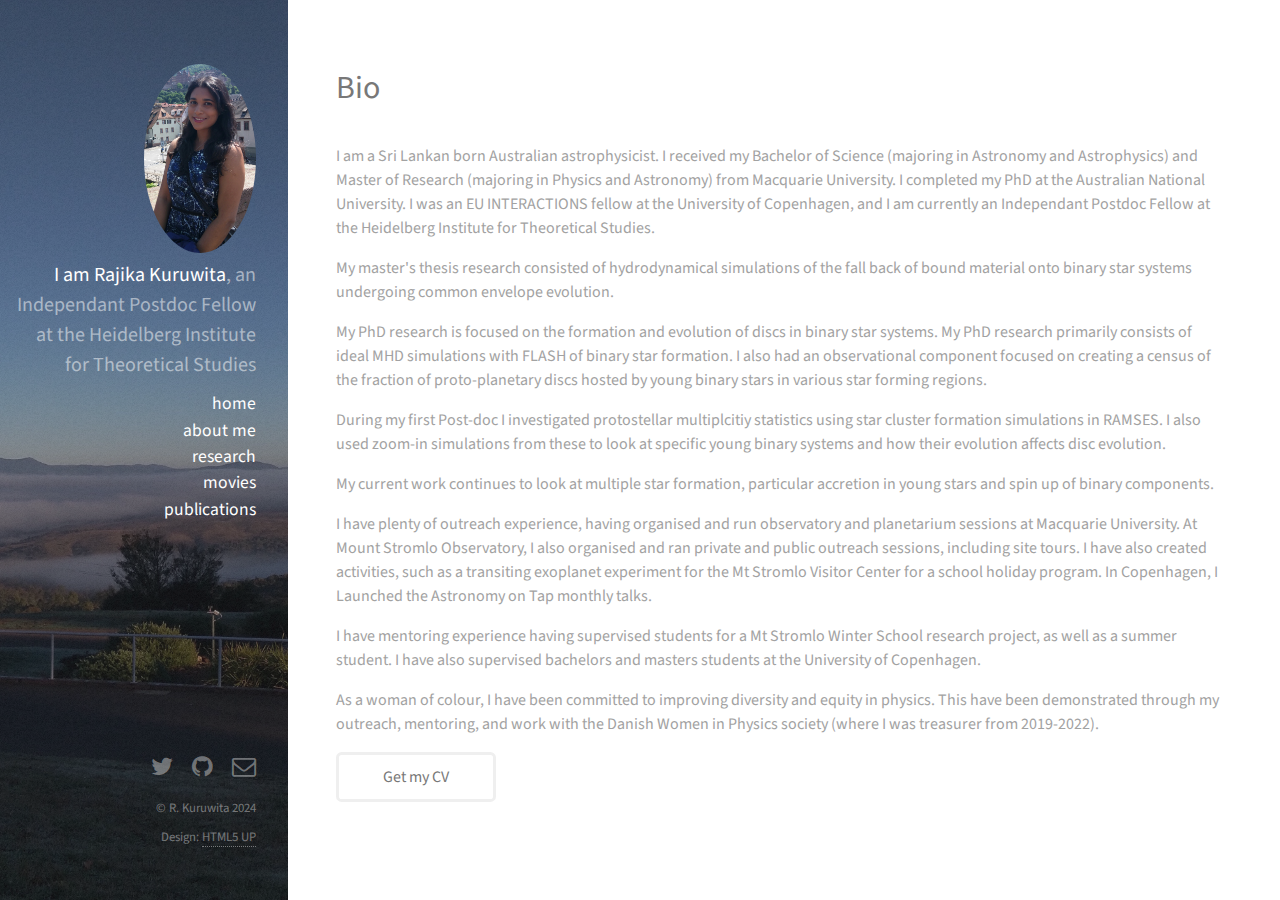
<file: html_pages/about_me.html>
<!DOCTYPE HTML>
<!--
	Strata by HTML5 UP
	html5up.net | @ajlkn
	Free for personal and commercial use under the CCA 3.0 license (html5up.net/license)
-->
<html>
	<head>
		<title>About Me - Kuruwita</title>
		<meta charset="utf-8" />
		<meta name="viewport" content="width=device-width, initial-scale=1" />
		<!--[if lte IE 8]><script src="assets/js/ie/html5shiv.js"></script><![endif]-->
		<link rel="stylesheet" href="../assets/css/main.css" />
		<!--[if lte IE 8]><link rel="stylesheet" href="assets/css/ie8.css" /><![endif]-->
	</head>
	<body id="top">

		<!-- Header -->
			<header id="header">
				<div class="inner">
					<a href="../index.html" class="image avatar"><img src="../images/Profile.jpg" alt="" /></a>
					<h1><strong>I am Rajika Kuruwita</strong>, an Independant Postdoc Fellow<br />
                        at the Heidelberg Institute for Theoretical Studies<br /></h1>
                    
                    <a href="../index.html"><h4> home </h4></a>
                    <a href="about_me.html"><h4> about me </h4></a>
                    <a href="research.html"><h4> research </h4></a>
                    <!-- <a href="simulation_movies.html"><h4> movies </h4></a> -->
                    <a href="simulation_movies.html"><h4> movies </h4></a>
                    <a href="https://ui.adsabs.harvard.edu/search/fq=%7B!type%3Daqp%20v%3D%24fq_database%7D&fq_database=database%3A%20astronomy&p_=0&q=author%3A(%22kuruwita%22)&sort=date%20desc%2C%20bibcode%20desc"><h4> publications </h4></a>
				</div>
			</header>

		<!-- Main -->
			<div id="main">

				<!-- One -->
					<section id="one">
						<header class="major">
							<h2>Bio</h2>
						</header>
                        <p>I am a Sri Lankan born Australian astrophysicist. I received my Bachelor of Science (majoring in Astronomy and Astrophysics) and Master of Research (majoring in Physics and Astronomy) from Macquarie University. I completed my PhD at the Australian National University. I was an EU INTERACTIONS fellow at the University of Copenhagen, and I am currently an Independant Postdoc Fellow at the Heidelberg Institute for Theoretical Studies.</p>
                        <p>My master's thesis research consisted of hydrodynamical simulations of the fall back of bound material onto binary star systems undergoing common envelope evolution.</p>
                        <p>My PhD research is focused on the formation and evolution of discs in binary star systems. My PhD research primarily consists of ideal MHD simulations with FLASH of binary star formation. I also had an observational component focused on creating a census of the fraction of proto-planetary discs hosted by young binary stars in various star forming regions.</p>
                        <p>During my first Post-doc I investigated protostellar multiplcitiy statistics using star cluster formation simulations in RAMSES. I also used zoom-in simulations from these to look at specific young binary systems and how their evolution affects disc evolution.</p>
                        <p>My current work continues to look at multiple star formation, particular accretion in young stars and spin up of binary components. </p>
                        <p>I have plenty of outreach experience, having organised and run observatory and planetarium sessions at Macquarie University. At Mount Stromlo Observatory, I also organised and ran private and public outreach sessions, including site tours. I have also created activities, such as a transiting exoplanet experiment for the Mt Stromlo Visitor Center for a school holiday program. In Copenhagen, I Launched the Astronomy on Tap monthly talks.</p>
                        <p>I have mentoring experience having supervised students for a Mt Stromlo Winter School research project, as well as a summer student. I have also supervised bachelors and masters students at the University of Copenhagen.</p>
                        <p>As a woman of colour, I have been committed to improving diversity and equity in physics. This have been demonstrated through my outreach, mentoring, and work with the Danish Women in Physics society (where I was treasurer from 2019-2022). </p>
					</section>
                    <ul class="actions">
                        <li><a href="../CV/CV.pdf" class="button">Get my CV</a></li>
                    </ul>

			</div>

		<!-- Footer -->
			<footer id="footer">
				<div class="inner">
					<ul class="icons">
						<li><a href="https://twitter.com/reggiekuruwita" class="icon fa-twitter"><span class="label">Twitter</span></a></li>
						<li><a href="https://github.com/rajikalk" class="icon fa-github"><span class="label">Github</span></a></li>
						<li><a href="mailto:mailto:rajikakuruwita@gmail.com" class="icon fa-envelope-o"><span class="label">Email</span></a></li>
					</ul>
					<ul class="copyright">
						<li>&copy; R. Kuruwita 2024</li><li>Design: <a href="http://html5up.net">HTML5 UP</a></li>
					</ul>
				</div>
			</footer>

		<!-- Scripts -->
			<script src="../assets/js/jquery.min.js"></script>
			<script src="../assets/js/jquery.poptrox.min.js"></script>
			<script src="../assets/js/skel.min.js"></script>
			<script src="../assets/js/util.js"></script>
			<!--[if lte IE 8]><script src="assets/js/ie/respond.min.js"></script><![endif]-->
			<script src="../assets/js/main.js"></script>

	</body>
</html>
</file>
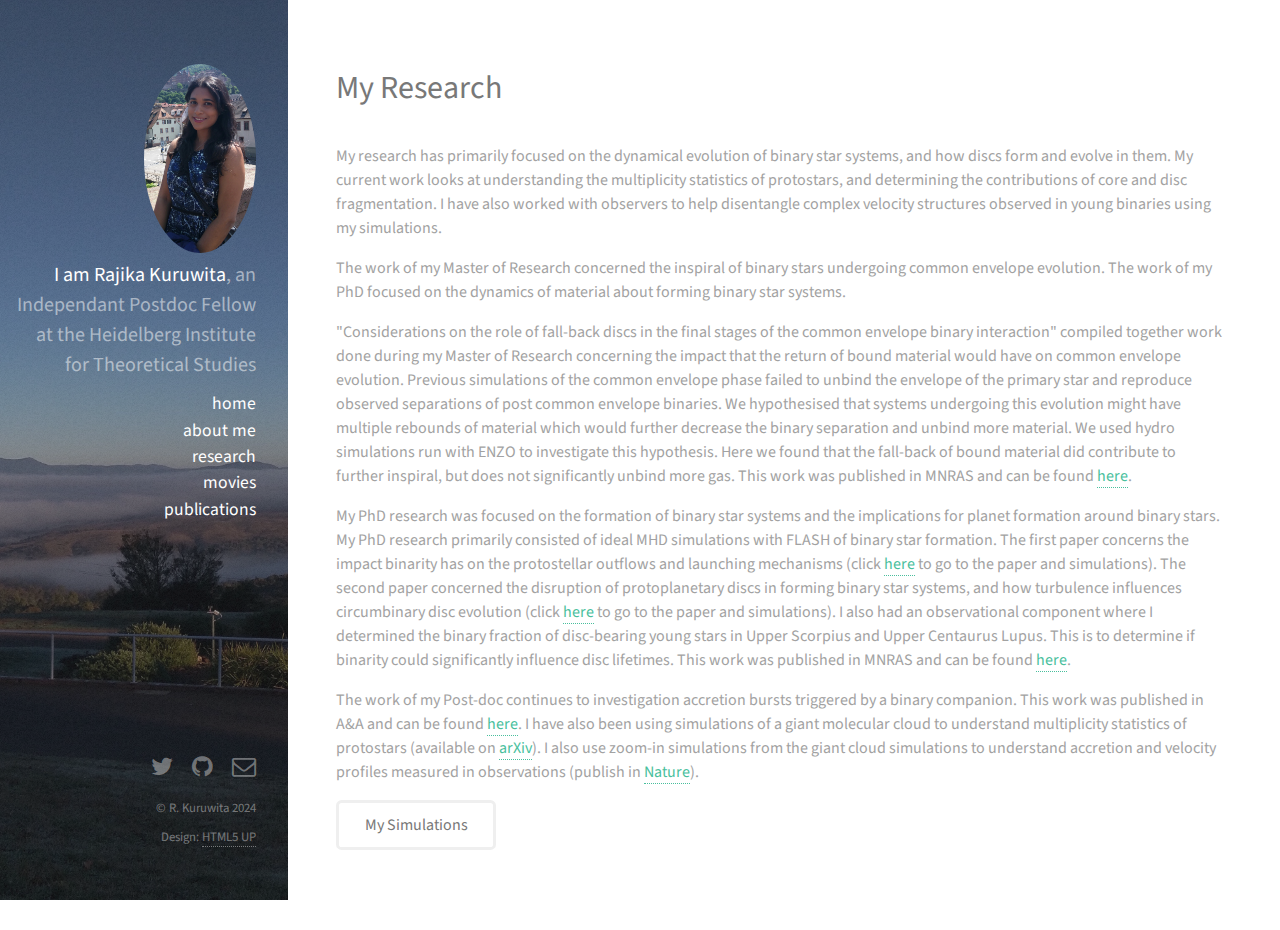
<file: html_pages/research.html>
<!DOCTYPE HTML>
<!--
	Strata by HTML5 UP
	html5up.net | @ajlkn
	Free for personal and commercial use under the CCA 3.0 license (html5up.net/license)
-->
<html>
	<head>
		<title>Research - Kuruwita</title>
		<meta charset="utf-8" />
		<meta name="viewport" content="width=device-width, initial-scale=1" />
		<!--[if lte IE 8]><script src="assets/js/ie/html5shiv.js"></script><![endif]-->
		<link rel="stylesheet" href="../assets/css/main.css" />
		<!--[if lte IE 8]><link rel="stylesheet" href="assets/css/ie8.css" /><![endif]-->
	</head>
	<body id="top">

		<!-- Header -->
			<header id="header">
				<div class="inner">
					<a href="../index.html" class="image avatar"><img src="../images/Profile.jpg" alt="" /></a>
                    <h1><strong>I am Rajika Kuruwita</strong>, an Independant Postdoc Fellow<br />
                        at the Heidelberg Institute for Theoretical Studies<br /></h1>
                    
                    <a href="../index.html"><h4> home </h4></a>
                    <a href="about_me.html"><h4> about me </h4></a>
                    <a href="research.html"><h4> research </h4></a>
                    <!-- <a href="simulation_movies.html"><h4> movies </h4></a> -->
                    <a href="simulation_movies.html"><h4> movies </h4></a>
                    <a href="https://ui.adsabs.harvard.edu/search/fq=%7B!type%3Daqp%20v%3D%24fq_database%7D&fq_database=database%3A%20astronomy&p_=0&q=author%3A(%22kuruwita%22)&sort=date%20desc%2C%20bibcode%20desc"><h4> publications </h4></a>
				</div>
			</header>

		<!-- Main -->
			<div id="main">

				<!-- One -->
					<section id="one">
						<header class="major">
							<h2>My Research</h2>
						</header>
                        <p>My research has primarily focused on the dynamical evolution of binary star systems, and how discs form and evolve in them. My current work looks at understanding the multiplicity statistics of protostars, and determining the contributions of core and disc fragmentation. I have also worked with observers to help disentangle complex velocity structures observed in young binaries using my simulations.</p>
                        <p>The work of my Master of Research concerned the inspiral of binary stars undergoing common envelope evolution. The work of my PhD focused on the dynamics of material about forming binary star systems.</p>
                        <p>"Considerations on the role of fall-back discs in the final stages of the common envelope binary interaction" compiled together work done during my Master of Research concerning the impact that the return of bound material would have on common envelope evolution. Previous simulations of the common envelope phase failed to unbind the envelope of the primary star and reproduce observed separations of post common envelope binaries. We hypothesised that systems undergoing this evolution might have multiple rebounds of material which would further decrease the binary separation and unbind more material. We used hydro simulations run with ENZO to investigate this hypothesis. Here we found that the fall-back of bound material did contribute to further inspiral, but does not significantly unbind more gas. This work was published in MNRAS and can be found <a href="http://adsabs.harvard.edu/abs/2016MNRAS.461..486K">here</a>. </p>
                        <p>My PhD research was focused on the formation of binary star systems and the implications for planet formation around binary stars. My PhD research primarily consisted of ideal MHD simulations with FLASH of binary star formation. The first paper concerns the impact binarity has on the protostellar outflows and launching mechanisms (click <a href="movie_pages/2016_1.html">here</a> to go to the paper and simulations). The second paper concerned the disruption of protoplanetary discs in forming binary star systems, and how turbulence influences circumbinary disc evolution (click <a href="movie_pages/2018_1.html">here</a> to go to the paper and simulations). I also had an observational component where I determined the binary fraction of disc-bearing young stars in Upper Scorpius and Upper Centaurus Lupus. This is to determine if binarity could significantly influence disc lifetimes. This work was published in MNRAS and can be found <a href="http://adsabs.harvard.edu/abs/2018MNRAS.480.5099K">here</a>.</p>
                        <p>The work of my Post-doc continues to investigation accretion bursts triggered by a binary companion. This work was published in A&A and can be found <a href="movie_pages/2020_1.html">here</a>. I have also been using simulations of a giant molecular cloud to understand multiplicity statistics of protostars (available on <a href="https://arxiv.org/abs/2209.01909">arXiv</a>). I also use zoom-in simulations from the giant cloud simulations to understand accretion and velocity profiles measured in observations (publish in  <a href="https://www.nature.com/articles/s41586-022-04659-4">Nature</a>).</p>
					</section>
                    <ul class="actions">
                        <li><a href="simulation_movies.html" class="button">My Simulations</a></li>
                    </ul>
                    
			</div>

		<!-- Footer -->
			<footer id="footer">
				<div class="inner">
					<ul class="icons">
						<li><a href="https://twitter.com/reggiekuruwita" class="icon fa-twitter"><span class="label">Twitter</span></a></li>
						<li><a href="https://github.com/rajikalk" class="icon fa-github"><span class="label">Github</span></a></li>
						<li><a href="mailto:mailto:rajikakuruwita@gmail.com" class="icon fa-envelope-o"><span class="label">Email</span></a></li>
					</ul>
					<ul class="copyright">
						<li>&copy; R. Kuruwita 2024</li><li>Design: <a href="http://html5up.net">HTML5 UP</a></li>
					</ul>
				</div>
			</footer>

		<!-- Scripts -->
			<script src="../assets/js/jquery.min.js"></script>
			<script src="../assets/js/jquery.poptrox.min.js"></script>
			<script src="../assets/js/skel.min.js"></script>
			<script src="../assets/js/util.js"></script>
			<!--[if lte IE 8]><script src="assets/js/ie/respond.min.js"></script><![endif]-->
			<script src="../assets/js/main.js"></script>

	</body>
</html>
</file>
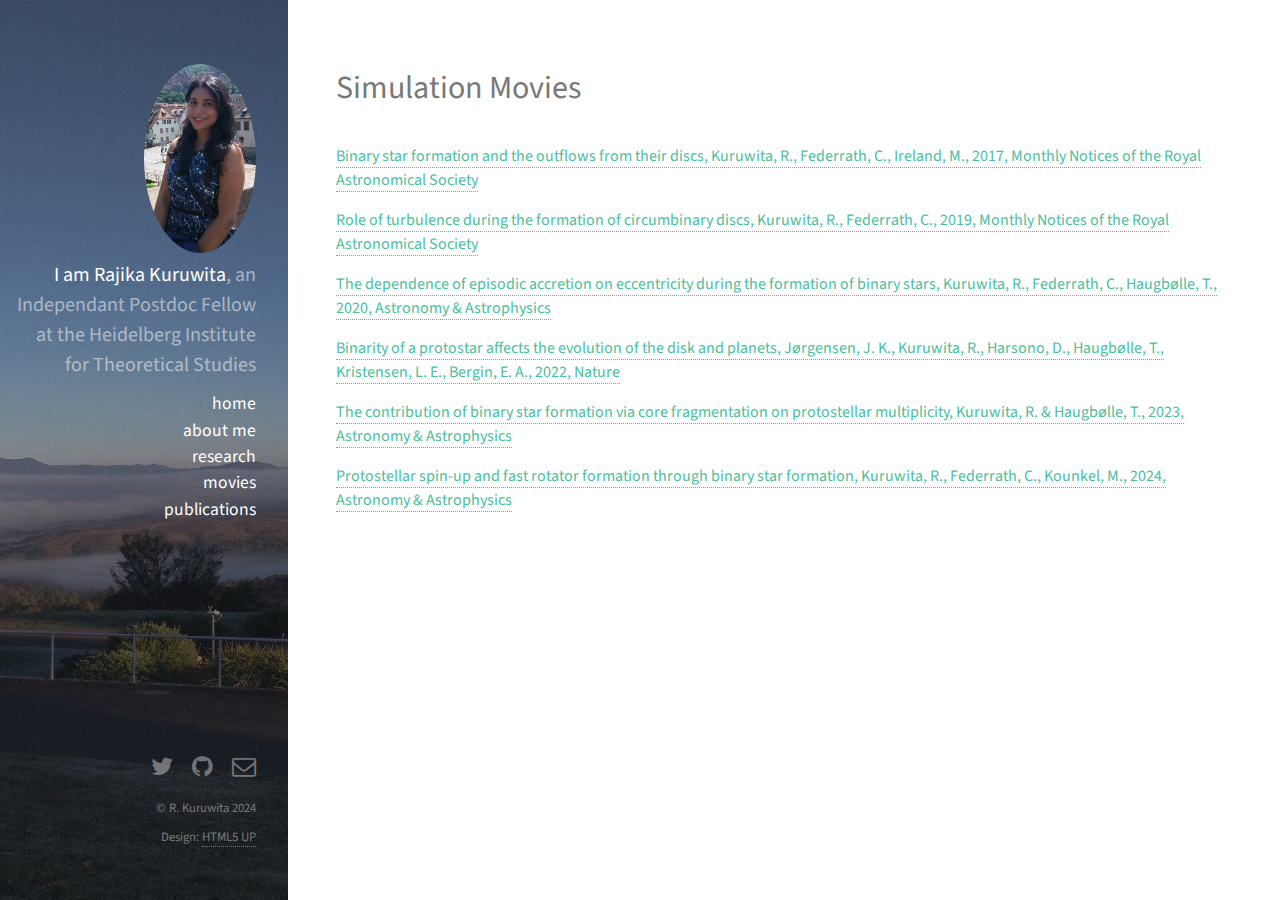
<file: html_pages/simulation_movies.html>
<!DOCTYPE HTML>
<!--
	Strata by HTML5 UP
	html5up.net | @ajlkn
	Free for personal and commercial use under the CCA 3.0 license (html5up.net/license)
-->
<html>
	<head>
		<title>Movies - Kuruwita</title>
		<meta charset="utf-8" />
		<meta name="viewport" content="width=device-width, initial-scale=1" />
		<!--[if lte IE 8]><script src="assets/js/ie/html5shiv.js"></script><![endif]-->
		<link rel="stylesheet" href="../assets/css/main.css" />
		<!--[if lte IE 8]><link rel="stylesheet" href="assets/css/ie8.css" /><![endif]-->
	</head>
	<body id="top">

		<!-- Header -->
			<header id="header">
				<div class="inner">
					<a href="../index.html" class="image avatar"><img src="../images/Profile.jpg" alt="" /></a>
                    <h1><strong>I am Rajika Kuruwita</strong>, an Independant Postdoc Fellow<br />
                        at the Heidelberg Institute for Theoretical Studies<br /></h1>
                    
                    <a href="../index.html"><h4> home </h4></a>
                    <a href="about_me.html"><h4> about me </h4></a>
                    <a href="research.html"><h4> research </h4></a>
                    <a href="simulation_movies.html"><h4> movies </h4></a>
                    <a href="https://ui.adsabs.harvard.edu/search/fq=%7B!type%3Daqp%20v%3D%24fq_database%7D&fq_database=database%3A%20astronomy&p_=0&q=author%3A(%22kuruwita%22)&sort=date%20desc%2C%20bibcode%20desc"><h4> publications </h4></a>
				</div>
			</header>

		<!-- Main -->
			<div id="main">

				<!-- One -->
					<section id="one">
						<header class="major">
							<h2>Simulation Movies</h2>
						</header>
                        <p><a href="movie_pages/2016_1.html">Binary star formation and the outflows from their discs, Kuruwita, R., Federrath, C., Ireland, M., 2017, Monthly Notices of the Royal Astronomical Society</a>
                        
                        <p><a href="movie_pages/2018_1.html">Role of turbulence during the formation of circumbinary discs, Kuruwita, R., Federrath, C., 2019, Monthly Notices of the Royal Astronomical Society</a>
                        
                        <p><a href="movie_pages/2020_1.html">The dependence of episodic accretion on eccentricity during the formation of binary stars, Kuruwita, R., Federrath, C., Haugb<span>&#248;</span>lle, T., 2020, Astronomy & Astrophysics</a>
                        <p><a href="movie_pages/2022_1.html">Binarity of a protostar affects the evolution of the disk and planets, J<span>&#248;</span>rgensen, J. K., Kuruwita, R., Harsono, D., Haugb<span>&#248;</span>lle, T., Kristensen, L. E., Bergin, E. A., 2022, Nature</a>
                        <p><a href="movie_pages/2023_1.html">The contribution of binary star formation via core fragmentation on protostellar multiplicity, Kuruwita, R. & Haugb<span>&#248;</span>lle, T., 2023, Astronomy & Astrophysics</a>
                        <p><a href="movie_pages/2024_1.html">Protostellar spin-up and fast rotator formation through binary star formation, Kuruwita, R., Federrath, C., Kounkel, M., 2024, Astronomy & Astrophysics</a>
					</section>

			</div>

		<!-- Footer -->
			<footer id="footer">
				<div class="inner">
					<ul class="icons">
						<li><a href="https://twitter.com/reggiekuruwita" class="icon fa-twitter"><span class="label">Twitter</span></a></li>
						<li><a href="https://github.com/rajikalk" class="icon fa-github"><span class="label">Github</span></a></li>
						<li><a href="mailto:rajikakuruwita@gmail.com" class="icon fa-envelope-o"><span class="label">Email</span></a></li>
					</ul>
					<ul class="copyright">
						<li>&copy; R. Kuruwita 2024</li><li>Design: <a href="http://html5up.net">HTML5 UP</a></li>
					</ul>
				</div>
			</footer>

		<!-- Scripts -->
			<script src="../assets/js/jquery.min.js"></script>
			<script src="../assets/js/jquery.poptrox.min.js"></script>
			<script src="../assets/js/skel.min.js"></script>
			<script src="../assets/js/util.js"></script>
			<!--[if lte IE 8]><script src="assets/js/ie/respond.min.js"></script><![endif]-->
			<script src="../assets/js/main.js"></script>

	</body>
</html>
</file>
<file: assets/css/main.css>
@import url("font-awesome.min.css");
@import url("https://fonts.googleapis.com/css?family=Source+Sans+Pro:400,400italic");

/*
	Strata by HTML5 UP
	html5up.net | @ajlkn
	Free for personal and commercial use under the CCA 3.0 license (html5up.net/license)
*/

/* Reset */

	html, body, div, span, applet, object, iframe, h1, h2, h3, h4, h5, h6, p, blockquote, pre, a, abbr, acronym, address, big, cite, code, del, dfn, em, img, ins, kbd, q, s, samp, small, strike, strong, sub, sup, tt, var, b, u, i, center, dl, dt, dd, ol, ul, li, fieldset, form, label, legend, table, caption, tbody, tfoot, thead, tr, th, td, article, aside, canvas, details, embed, figure, figcaption, footer, header, hgroup, menu, nav, output, ruby, section, summary, time, mark, audio, video {
		margin: 0;
		padding: 0;
		border: 0;
		font-size: 100%;
		font: inherit;
		vertical-align: baseline;
	}
	
	video {
    margin-left: -15px;
	}

	article, aside, details, figcaption, figure, footer, header, hgroup, menu, nav, section {
		display: block;
	}

	body {
		line-height: 1;
	}

	ol, ul {
		list-style: none;
	}

	blockquote, q {
		quotes: none;
	}

	blockquote:before, blockquote:after, q:before, q:after {
		content: '';
		content: none;
	}

	table {
		border-collapse: collapse;
		border-spacing: 0;
	}

	body {
		-webkit-text-size-adjust: none;
	}

/* Box Model */

	*, *:before, *:after {
		-moz-box-sizing: border-box;
		-webkit-box-sizing: border-box;
		box-sizing: border-box;
	}

/* Containers */

	.container {
		margin-left: auto;
		margin-right: auto;
	}

	.container.\31 25\25 {
		width: 100%;
		max-width: 1200px;
		min-width: 960px;
	}

	.container.\37 5\25 {
		width: 720px;
	}

	.container.\35 0\25 {
		width: 480px;
	}

	.container.\32 5\25 {
		width: 240px;
	}

	.container {
		width: 960px;
	}

	@media screen and (max-width: 1800px) {

		.container.\31 25\25 {
			width: 100%;
			max-width: 1200px;
			min-width: 960px;
		}

		.container.\37 5\25 {
			width: 720px;
		}

		.container.\35 0\25 {
			width: 480px;
		}

		.container.\32 5\25 {
			width: 240px;
		}

		.container {
			width: 960px;
		}

	}

	@media screen and (max-width: 1280px) {

		.container.\31 25\25 {
			width: 100%;
			max-width: 1200px;
			min-width: 960px;
		}

		.container.\37 5\25 {
			width: 720px;
		}

		.container.\35 0\25 {
			width: 480px;
		}

		.container.\32 5\25 {
			width: 240px;
		}

		.container {
			width: 960px;
		}

	}

	@media screen and (max-width: 980px) {

		.container.\31 25\25 {
			width: 100%;
			max-width: 1200px;
			min-width: 960px;
		}

		.container.\37 5\25 {
			width: 720px;
		}

		.container.\35 0\25 {
			width: 480px;
		}

		.container.\32 5\25 {
			width: 240px;
		}

		.container {
			width: 960px;
		}

	}

	@media screen and (max-width: 736px) {

		.container.\31 25\25 {
			width: 100%;
			max-width: 1200px;
			min-width: 960px;
		}

		.container.\37 5\25 {
			width: 720px;
		}

		.container.\35 0\25 {
			width: 480px;
		}

		.container.\32 5\25 {
			width: 240px;
		}

		.container {
			width: 960px;
		}

	}

	@media screen and (max-width: 480px) {

		.container.\31 25\25 {
			width: 100%;
			max-width: 1200px;
			min-width: 960px;
		}

		.container.\37 5\25 {
			width: 720px;
		}

		.container.\35 0\25 {
			width: 480px;
		}

		.container.\32 5\25 {
			width: 240px;
		}

		.container {
			width: 960px;
		}

	}

/* Grid */

	.row {
		border-bottom: solid 1px transparent;
		-moz-box-sizing: border-box;
		-webkit-box-sizing: border-box;
		box-sizing: border-box;
	}

	.row > * {
		float: left;
		-moz-box-sizing: border-box;
		-webkit-box-sizing: border-box;
		box-sizing: border-box;
	}

	.row:after, .row:before {
		content: '';
		display: block;
		clear: both;
		height: 0;
	}

	.row.uniform > * > :first-child {
		margin-top: 0;
	}

	.row.uniform > * > :last-child {
		margin-bottom: 0;
	}

	.row.\30 \25 > * {
		padding: 0 0 0 0em;
	}

	.row.\30 \25 {
		margin: 0 0 -1px 0em;
	}

	.row.uniform.\30 \25 > * {
		padding: 0em 0 0 0em;
	}

	.row.uniform.\30 \25 {
		margin: 0em 0 -1px 0em;
	}

	.row > * {
		padding: 0 0 0 2.5em;
	}

	.row {
		margin: 0 0 -1px -2.5em;
	}

	.row.uniform > * {
		padding: 2.5em 0 0 2.5em;
	}

	.row.uniform {
		margin: -2.5em 0 -1px -2.5em;
	}

	.row.\32 00\25 > * {
		padding: 0 0 0 5em;
	}

	.row.\32 00\25 {
		margin: 0 0 -1px -5em;
	}

	.row.uniform.\32 00\25 > * {
		padding: 5em 0 0 5em;
	}

	.row.uniform.\32 00\25 {
		margin: -5em 0 -1px -5em;
	}

	.row.\31 50\25 > * {
		padding: 0 0 0 3.75em;
	}

	.row.\31 50\25 {
		margin: 0 0 -1px -3.75em;
	}

	.row.uniform.\31 50\25 > * {
		padding: 3.75em 0 0 3.75em;
	}

	.row.uniform.\31 50\25 {
		margin: -3.75em 0 -1px -3.75em;
	}

	.row.\35 0\25 > * {
		padding: 0 0 0 1.25em;
	}

	.row.\35 0\25 {
		margin: 0 0 -1px -1.25em;
	}

	.row.uniform.\35 0\25 > * {
		padding: 1.25em 0 0 1.25em;
	}

	.row.uniform.\35 0\25 {
		margin: -1.25em 0 -1px -1.25em;
	}

	.row.\32 5\25 > * {
		padding: 0 0 0 0.625em;
	}

	.row.\32 5\25 {
		margin: 0 0 -1px -0.625em;
	}

	.row.uniform.\32 5\25 > * {
		padding: 0.625em 0 0 0.625em;
	}

	.row.uniform.\32 5\25 {
		margin: -0.625em 0 -1px -0.625em;
	}

	.\31 2u, .\31 2u\24 {
		width: 100%;
		clear: none;
		margin-left: 0;
	}

	.\31 1u, .\31 1u\24 {
		width: 91.6666666667%;
		clear: none;
		margin-left: 0;
	}

	.\31 0u, .\31 0u\24 {
		width: 83.3333333333%;
		clear: none;
		margin-left: 0;
	}

	.\39 u, .\39 u\24 {
		width: 75%;
		clear: none;
		margin-left: 0;
	}

	.\38 u, .\38 u\24 {
		width: 66.6666666667%;
		clear: none;
		margin-left: 0;
	}

	.\37 u, .\37 u\24 {
		width: 58.3333333333%;
		clear: none;
		margin-left: 0;
	}

	.\36 u, .\36 u\24 {
		width: 50%;
		clear: none;
		margin-left: 0;
	}

	.\35 u, .\35 u\24 {
		width: 41.6666666667%;
		clear: none;
		margin-left: 0;
	}

	.\34 u, .\34 u\24 {
		width: 33.3333333333%;
		clear: none;
		margin-left: 0;
	}

	.\33 u, .\33 u\24 {
		width: 25%;
		clear: none;
		margin-left: 0;
	}

	.\32 u, .\32 u\24 {
		width: 16.6666666667%;
		clear: none;
		margin-left: 0;
	}

	.\31 u, .\31 u\24 {
		width: 8.3333333333%;
		clear: none;
		margin-left: 0;
	}

	.\31 2u\24 + *,
	.\31 1u\24 + *,
	.\31 0u\24 + *,
	.\39 u\24 + *,
	.\38 u\24 + *,
	.\37 u\24 + *,
	.\36 u\24 + *,
	.\35 u\24 + *,
	.\34 u\24 + *,
	.\33 u\24 + *,
	.\32 u\24 + *,
	.\31 u\24 + * {
		clear: left;
	}

	.\-11u {
		margin-left: 91.66667%;
	}

	.\-10u {
		margin-left: 83.33333%;
	}

	.\-9u {
		margin-left: 75%;
	}

	.\-8u {
		margin-left: 66.66667%;
	}

	.\-7u {
		margin-left: 58.33333%;
	}

	.\-6u {
		margin-left: 50%;
	}

	.\-5u {
		margin-left: 41.66667%;
	}

	.\-4u {
		margin-left: 33.33333%;
	}

	.\-3u {
		margin-left: 25%;
	}

	.\-2u {
		margin-left: 16.66667%;
	}

	.\-1u {
		margin-left: 8.33333%;
	}

	@media screen and (max-width: 1800px) {

		.row > * {
			padding: 0 0 0 2.5em;
		}

		.row {
			margin: 0 0 -1px -2.5em;
		}

		.row.uniform > * {
			padding: 2.5em 0 0 2.5em;
		}

		.row.uniform {
			margin: -2.5em 0 -1px -2.5em;
		}

		.row.\32 00\25 > * {
			padding: 0 0 0 5em;
		}

		.row.\32 00\25 {
			margin: 0 0 -1px -5em;
		}

		.row.uniform.\32 00\25 > * {
			padding: 5em 0 0 5em;
		}

		.row.uniform.\32 00\25 {
			margin: -5em 0 -1px -5em;
		}

		.row.\31 50\25 > * {
			padding: 0 0 0 3.75em;
		}

		.row.\31 50\25 {
			margin: 0 0 -1px -3.75em;
		}

		.row.uniform.\31 50\25 > * {
			padding: 3.75em 0 0 3.75em;
		}

		.row.uniform.\31 50\25 {
			margin: -3.75em 0 -1px -3.75em;
		}

		.row.\35 0\25 > * {
			padding: 0 0 0 1.25em;
		}

		.row.\35 0\25 {
			margin: 0 0 -1px -1.25em;
		}

		.row.uniform.\35 0\25 > * {
			padding: 1.25em 0 0 1.25em;
		}

		.row.uniform.\35 0\25 {
			margin: -1.25em 0 -1px -1.25em;
		}

		.row.\32 5\25 > * {
			padding: 0 0 0 0.625em;
		}

		.row.\32 5\25 {
			margin: 0 0 -1px -0.625em;
		}

		.row.uniform.\32 5\25 > * {
			padding: 0.625em 0 0 0.625em;
		}

		.row.uniform.\32 5\25 {
			margin: -0.625em 0 -1px -0.625em;
		}

		.\31 2u\28xlarge\29, .\31 2u\24\28xlarge\29 {
			width: 100%;
			clear: none;
			margin-left: 0;
		}

		.\31 1u\28xlarge\29, .\31 1u\24\28xlarge\29 {
			width: 91.6666666667%;
			clear: none;
			margin-left: 0;
		}

		.\31 0u\28xlarge\29, .\31 0u\24\28xlarge\29 {
			width: 83.3333333333%;
			clear: none;
			margin-left: 0;
		}

		.\39 u\28xlarge\29, .\39 u\24\28xlarge\29 {
			width: 75%;
			clear: none;
			margin-left: 0;
		}

		.\38 u\28xlarge\29, .\38 u\24\28xlarge\29 {
			width: 66.6666666667%;
			clear: none;
			margin-left: 0;
		}

		.\37 u\28xlarge\29, .\37 u\24\28xlarge\29 {
			width: 58.3333333333%;
			clear: none;
			margin-left: 0;
		}

		.\36 u\28xlarge\29, .\36 u\24\28xlarge\29 {
			width: 50%;
			clear: none;
			margin-left: 0;
		}

		.\35 u\28xlarge\29, .\35 u\24\28xlarge\29 {
			width: 41.6666666667%;
			clear: none;
			margin-left: 0;
		}

		.\34 u\28xlarge\29, .\34 u\24\28xlarge\29 {
			width: 33.3333333333%;
			clear: none;
			margin-left: 0;
		}

		.\33 u\28xlarge\29, .\33 u\24\28xlarge\29 {
			width: 25%;
			clear: none;
			margin-left: 0;
		}

		.\32 u\28xlarge\29, .\32 u\24\28xlarge\29 {
			width: 16.6666666667%;
			clear: none;
			margin-left: 0;
		}

		.\31 u\28xlarge\29, .\31 u\24\28xlarge\29 {
			width: 8.3333333333%;
			clear: none;
			margin-left: 0;
		}

		.\31 2u\24\28xlarge\29 + *,
		.\31 1u\24\28xlarge\29 + *,
		.\31 0u\24\28xlarge\29 + *,
		.\39 u\24\28xlarge\29 + *,
		.\38 u\24\28xlarge\29 + *,
		.\37 u\24\28xlarge\29 + *,
		.\36 u\24\28xlarge\29 + *,
		.\35 u\24\28xlarge\29 + *,
		.\34 u\24\28xlarge\29 + *,
		.\33 u\24\28xlarge\29 + *,
		.\32 u\24\28xlarge\29 + *,
		.\31 u\24\28xlarge\29 + * {
			clear: left;
		}

		.\-11u\28xlarge\29 {
			margin-left: 91.66667%;
		}

		.\-10u\28xlarge\29 {
			margin-left: 83.33333%;
		}

		.\-9u\28xlarge\29 {
			margin-left: 75%;
		}

		.\-8u\28xlarge\29 {
			margin-left: 66.66667%;
		}

		.\-7u\28xlarge\29 {
			margin-left: 58.33333%;
		}

		.\-6u\28xlarge\29 {
			margin-left: 50%;
		}

		.\-5u\28xlarge\29 {
			margin-left: 41.66667%;
		}

		.\-4u\28xlarge\29 {
			margin-left: 33.33333%;
		}

		.\-3u\28xlarge\29 {
			margin-left: 25%;
		}

		.\-2u\28xlarge\29 {
			margin-left: 16.66667%;
		}

		.\-1u\28xlarge\29 {
			margin-left: 8.33333%;
		}

	}

	@media screen and (max-width: 1280px) {

		.row > * {
			padding: 0 0 0 2em;
		}

		.row {
			margin: 0 0 -1px -2em;
		}

		.row.uniform > * {
			padding: 2em 0 0 2em;
		}

		.row.uniform {
			margin: -2em 0 -1px -2em;
		}

		.row.\32 00\25 > * {
			padding: 0 0 0 4em;
		}

		.row.\32 00\25 {
			margin: 0 0 -1px -4em;
		}

		.row.uniform.\32 00\25 > * {
			padding: 4em 0 0 4em;
		}

		.row.uniform.\32 00\25 {
			margin: -4em 0 -1px -4em;
		}

		.row.\31 50\25 > * {
			padding: 0 0 0 3em;
		}

		.row.\31 50\25 {
			margin: 0 0 -1px -3em;
		}

		.row.uniform.\31 50\25 > * {
			padding: 3em 0 0 3em;
		}

		.row.uniform.\31 50\25 {
			margin: -3em 0 -1px -3em;
		}

		.row.\35 0\25 > * {
			padding: 0 0 0 1em;
		}

		.row.\35 0\25 {
			margin: 0 0 -1px -1em;
		}

		.row.uniform.\35 0\25 > * {
			padding: 1em 0 0 1em;
		}

		.row.uniform.\35 0\25 {
			margin: -1em 0 -1px -1em;
		}

		.row.\32 5\25 > * {
			padding: 0 0 0 0.5em;
		}

		.row.\32 5\25 {
			margin: 0 0 -1px -0.5em;
		}

		.row.uniform.\32 5\25 > * {
			padding: 0.5em 0 0 0.5em;
		}

		.row.uniform.\32 5\25 {
			margin: -0.5em 0 -1px -0.5em;
		}

		.\31 2u\28large\29, .\31 2u\24\28large\29 {
			width: 100%;
			clear: none;
			margin-left: 0;
		}

		.\31 1u\28large\29, .\31 1u\24\28large\29 {
			width: 91.6666666667%;
			clear: none;
			margin-left: 0;
		}

		.\31 0u\28large\29, .\31 0u\24\28large\29 {
			width: 83.3333333333%;
			clear: none;
			margin-left: 0;
		}

		.\39 u\28large\29, .\39 u\24\28large\29 {
			width: 75%;
			clear: none;
			margin-left: 0;
		}

		.\38 u\28large\29, .\38 u\24\28large\29 {
			width: 66.6666666667%;
			clear: none;
			margin-left: 0;
		}

		.\37 u\28large\29, .\37 u\24\28large\29 {
			width: 58.3333333333%;
			clear: none;
			margin-left: 0;
		}

		.\36 u\28large\29, .\36 u\24\28large\29 {
			width: 50%;
			clear: none;
			margin-left: 0;
		}

		.\35 u\28large\29, .\35 u\24\28large\29 {
			width: 41.6666666667%;
			clear: none;
			margin-left: 0;
		}

		.\34 u\28large\29, .\34 u\24\28large\29 {
			width: 33.3333333333%;
			clear: none;
			margin-left: 0;
		}

		.\33 u\28large\29, .\33 u\24\28large\29 {
			width: 25%;
			clear: none;
			margin-left: 0;
		}

		.\32 u\28large\29, .\32 u\24\28large\29 {
			width: 16.6666666667%;
			clear: none;
			margin-left: 0;
		}

		.\31 u\28large\29, .\31 u\24\28large\29 {
			width: 8.3333333333%;
			clear: none;
			margin-left: 0;
		}

		.\31 2u\24\28large\29 + *,
		.\31 1u\24\28large\29 + *,
		.\31 0u\24\28large\29 + *,
		.\39 u\24\28large\29 + *,
		.\38 u\24\28large\29 + *,
		.\37 u\24\28large\29 + *,
		.\36 u\24\28large\29 + *,
		.\35 u\24\28large\29 + *,
		.\34 u\24\28large\29 + *,
		.\33 u\24\28large\29 + *,
		.\32 u\24\28large\29 + *,
		.\31 u\24\28large\29 + * {
			clear: left;
		}

		.\-11u\28large\29 {
			margin-left: 91.66667%;
		}

		.\-10u\28large\29 {
			margin-left: 83.33333%;
		}

		.\-9u\28large\29 {
			margin-left: 75%;
		}

		.\-8u\28large\29 {
			margin-left: 66.66667%;
		}

		.\-7u\28large\29 {
			margin-left: 58.33333%;
		}

		.\-6u\28large\29 {
			margin-left: 50%;
		}

		.\-5u\28large\29 {
			margin-left: 41.66667%;
		}

		.\-4u\28large\29 {
			margin-left: 33.33333%;
		}

		.\-3u\28large\29 {
			margin-left: 25%;
		}

		.\-2u\28large\29 {
			margin-left: 16.66667%;
		}

		.\-1u\28large\29 {
			margin-left: 8.33333%;
		}

	}

	@media screen and (max-width: 980px) {

		.row > * {
			padding: 0 0 0 2em;
		}

		.row {
			margin: 0 0 -1px -2em;
		}

		.row.uniform > * {
			padding: 2em 0 0 2em;
		}

		.row.uniform {
			margin: -2em 0 -1px -2em;
		}

		.row.\32 00\25 > * {
			padding: 0 0 0 4em;
		}

		.row.\32 00\25 {
			margin: 0 0 -1px -4em;
		}

		.row.uniform.\32 00\25 > * {
			padding: 4em 0 0 4em;
		}

		.row.uniform.\32 00\25 {
			margin: -4em 0 -1px -4em;
		}

		.row.\31 50\25 > * {
			padding: 0 0 0 3em;
		}

		.row.\31 50\25 {
			margin: 0 0 -1px -3em;
		}

		.row.uniform.\31 50\25 > * {
			padding: 3em 0 0 3em;
		}

		.row.uniform.\31 50\25 {
			margin: -3em 0 -1px -3em;
		}

		.row.\35 0\25 > * {
			padding: 0 0 0 1em;
		}

		.row.\35 0\25 {
			margin: 0 0 -1px -1em;
		}

		.row.uniform.\35 0\25 > * {
			padding: 1em 0 0 1em;
		}

		.row.uniform.\35 0\25 {
			margin: -1em 0 -1px -1em;
		}

		.row.\32 5\25 > * {
			padding: 0 0 0 0.5em;
		}

		.row.\32 5\25 {
			margin: 0 0 -1px -0.5em;
		}

		.row.uniform.\32 5\25 > * {
			padding: 0.5em 0 0 0.5em;
		}

		.row.uniform.\32 5\25 {
			margin: -0.5em 0 -1px -0.5em;
		}

		.\31 2u\28medium\29, .\31 2u\24\28medium\29 {
			width: 100%;
			clear: none;
			margin-left: 0;
		}

		.\31 1u\28medium\29, .\31 1u\24\28medium\29 {
			width: 91.6666666667%;
			clear: none;
			margin-left: 0;
		}

		.\31 0u\28medium\29, .\31 0u\24\28medium\29 {
			width: 83.3333333333%;
			clear: none;
			margin-left: 0;
		}

		.\39 u\28medium\29, .\39 u\24\28medium\29 {
			width: 75%;
			clear: none;
			margin-left: 0;
		}

		.\38 u\28medium\29, .\38 u\24\28medium\29 {
			width: 66.6666666667%;
			clear: none;
			margin-left: 0;
		}

		.\37 u\28medium\29, .\37 u\24\28medium\29 {
			width: 58.3333333333%;
			clear: none;
			margin-left: 0;
		}

		.\36 u\28medium\29, .\36 u\24\28medium\29 {
			width: 50%;
			clear: none;
			margin-left: 0;
		}

		.\35 u\28medium\29, .\35 u\24\28medium\29 {
			width: 41.6666666667%;
			clear: none;
			margin-left: 0;
		}

		.\34 u\28medium\29, .\34 u\24\28medium\29 {
			width: 33.3333333333%;
			clear: none;
			margin-left: 0;
		}

		.\33 u\28medium\29, .\33 u\24\28medium\29 {
			width: 25%;
			clear: none;
			margin-left: 0;
		}

		.\32 u\28medium\29, .\32 u\24\28medium\29 {
			width: 16.6666666667%;
			clear: none;
			margin-left: 0;
		}

		.\31 u\28medium\29, .\31 u\24\28medium\29 {
			width: 8.3333333333%;
			clear: none;
			margin-left: 0;
		}

		.\31 2u\24\28medium\29 + *,
		.\31 1u\24\28medium\29 + *,
		.\31 0u\24\28medium\29 + *,
		.\39 u\24\28medium\29 + *,
		.\38 u\24\28medium\29 + *,
		.\37 u\24\28medium\29 + *,
		.\36 u\24\28medium\29 + *,
		.\35 u\24\28medium\29 + *,
		.\34 u\24\28medium\29 + *,
		.\33 u\24\28medium\29 + *,
		.\32 u\24\28medium\29 + *,
		.\31 u\24\28medium\29 + * {
			clear: left;
		}

		.\-11u\28medium\29 {
			margin-left: 91.66667%;
		}

		.\-10u\28medium\29 {
			margin-left: 83.33333%;
		}

		.\-9u\28medium\29 {
			margin-left: 75%;
		}

		.\-8u\28medium\29 {
			margin-left: 66.66667%;
		}

		.\-7u\28medium\29 {
			margin-left: 58.33333%;
		}

		.\-6u\28medium\29 {
			margin-left: 50%;
		}

		.\-5u\28medium\29 {
			margin-left: 41.66667%;
		}

		.\-4u\28medium\29 {
			margin-left: 33.33333%;
		}

		.\-3u\28medium\29 {
			margin-left: 25%;
		}

		.\-2u\28medium\29 {
			margin-left: 16.66667%;
		}

		.\-1u\28medium\29 {
			margin-left: 8.33333%;
		}

	}

	@media screen and (max-width: 736px) {

		.row > * {
			padding: 0 0 0 1.5em;
		}

		.row {
			margin: 0 0 -1px -1.5em;
		}

		.row.uniform > * {
			padding: 1.5em 0 0 1.5em;
		}

		.row.uniform {
			margin: -1.5em 0 -1px -1.5em;
		}

		.row.\32 00\25 > * {
			padding: 0 0 0 3em;
		}

		.row.\32 00\25 {
			margin: 0 0 -1px -3em;
		}

		.row.uniform.\32 00\25 > * {
			padding: 3em 0 0 3em;
		}

		.row.uniform.\32 00\25 {
			margin: -3em 0 -1px -3em;
		}

		.row.\31 50\25 > * {
			padding: 0 0 0 2.25em;
		}

		.row.\31 50\25 {
			margin: 0 0 -1px -2.25em;
		}

		.row.uniform.\31 50\25 > * {
			padding: 2.25em 0 0 2.25em;
		}

		.row.uniform.\31 50\25 {
			margin: -2.25em 0 -1px -2.25em;
		}

		.row.\35 0\25 > * {
			padding: 0 0 0 0.75em;
		}

		.row.\35 0\25 {
			margin: 0 0 -1px -0.75em;
		}

		.row.uniform.\35 0\25 > * {
			padding: 0.75em 0 0 0.75em;
		}

		.row.uniform.\35 0\25 {
			margin: -0.75em 0 -1px -0.75em;
		}

		.row.\32 5\25 > * {
			padding: 0 0 0 0.375em;
		}

		.row.\32 5\25 {
			margin: 0 0 -1px -0.375em;
		}

		.row.uniform.\32 5\25 > * {
			padding: 0.375em 0 0 0.375em;
		}

		.row.uniform.\32 5\25 {
			margin: -0.375em 0 -1px -0.375em;
		}

		.\31 2u\28small\29, .\31 2u\24\28small\29 {
			width: 100%;
			clear: none;
			margin-left: 0;
		}

		.\31 1u\28small\29, .\31 1u\24\28small\29 {
			width: 91.6666666667%;
			clear: none;
			margin-left: 0;
		}

		.\31 0u\28small\29, .\31 0u\24\28small\29 {
			width: 83.3333333333%;
			clear: none;
			margin-left: 0;
		}

		.\39 u\28small\29, .\39 u\24\28small\29 {
			width: 75%;
			clear: none;
			margin-left: 0;
		}

		.\38 u\28small\29, .\38 u\24\28small\29 {
			width: 66.6666666667%;
			clear: none;
			margin-left: 0;
		}

		.\37 u\28small\29, .\37 u\24\28small\29 {
			width: 58.3333333333%;
			clear: none;
			margin-left: 0;
		}

		.\36 u\28small\29, .\36 u\24\28small\29 {
			width: 50%;
			clear: none;
			margin-left: 0;
		}

		.\35 u\28small\29, .\35 u\24\28small\29 {
			width: 41.6666666667%;
			clear: none;
			margin-left: 0;
		}

		.\34 u\28small\29, .\34 u\24\28small\29 {
			width: 33.3333333333%;
			clear: none;
			margin-left: 0;
		}

		.\33 u\28small\29, .\33 u\24\28small\29 {
			width: 25%;
			clear: none;
			margin-left: 0;
		}

		.\32 u\28small\29, .\32 u\24\28small\29 {
			width: 16.6666666667%;
			clear: none;
			margin-left: 0;
		}

		.\31 u\28small\29, .\31 u\24\28small\29 {
			width: 8.3333333333%;
			clear: none;
			margin-left: 0;
		}

		.\31 2u\24\28small\29 + *,
		.\31 1u\24\28small\29 + *,
		.\31 0u\24\28small\29 + *,
		.\39 u\24\28small\29 + *,
		.\38 u\24\28small\29 + *,
		.\37 u\24\28small\29 + *,
		.\36 u\24\28small\29 + *,
		.\35 u\24\28small\29 + *,
		.\34 u\24\28small\29 + *,
		.\33 u\24\28small\29 + *,
		.\32 u\24\28small\29 + *,
		.\31 u\24\28small\29 + * {
			clear: left;
		}

		.\-11u\28small\29 {
			margin-left: 91.66667%;
		}

		.\-10u\28small\29 {
			margin-left: 83.33333%;
		}

		.\-9u\28small\29 {
			margin-left: 75%;
		}

		.\-8u\28small\29 {
			margin-left: 66.66667%;
		}

		.\-7u\28small\29 {
			margin-left: 58.33333%;
		}

		.\-6u\28small\29 {
			margin-left: 50%;
		}

		.\-5u\28small\29 {
			margin-left: 41.66667%;
		}

		.\-4u\28small\29 {
			margin-left: 33.33333%;
		}

		.\-3u\28small\29 {
			margin-left: 25%;
		}

		.\-2u\28small\29 {
			margin-left: 16.66667%;
		}

		.\-1u\28small\29 {
			margin-left: 8.33333%;
		}

	}

	@media screen and (max-width: 480px) {

		.row > * {
			padding: 0 0 0 1.5em;
		}

		.row {
			margin: 0 0 -1px -1.5em;
		}

		.row.uniform > * {
			padding: 1.5em 0 0 1.5em;
		}

		.row.uniform {
			margin: -1.5em 0 -1px -1.5em;
		}

		.row.\32 00\25 > * {
			padding: 0 0 0 3em;
		}

		.row.\32 00\25 {
			margin: 0 0 -1px -3em;
		}

		.row.uniform.\32 00\25 > * {
			padding: 3em 0 0 3em;
		}

		.row.uniform.\32 00\25 {
			margin: -3em 0 -1px -3em;
		}

		.row.\31 50\25 > * {
			padding: 0 0 0 2.25em;
		}

		.row.\31 50\25 {
			margin: 0 0 -1px -2.25em;
		}

		.row.uniform.\31 50\25 > * {
			padding: 2.25em 0 0 2.25em;
		}

		.row.uniform.\31 50\25 {
			margin: -2.25em 0 -1px -2.25em;
		}

		.row.\35 0\25 > * {
			padding: 0 0 0 0.75em;
		}

		.row.\35 0\25 {
			margin: 0 0 -1px -0.75em;
		}

		.row.uniform.\35 0\25 > * {
			padding: 0.75em 0 0 0.75em;
		}

		.row.uniform.\35 0\25 {
			margin: -0.75em 0 -1px -0.75em;
		}

		.row.\32 5\25 > * {
			padding: 0 0 0 0.375em;
		}

		.row.\32 5\25 {
			margin: 0 0 -1px -0.375em;
		}

		.row.uniform.\32 5\25 > * {
			padding: 0.375em 0 0 0.375em;
		}

		.row.uniform.\32 5\25 {
			margin: -0.375em 0 -1px -0.375em;
		}

		.\31 2u\28xsmall\29, .\31 2u\24\28xsmall\29 {
			width: 100%;
			clear: none;
			margin-left: 0;
		}

		.\31 1u\28xsmall\29, .\31 1u\24\28xsmall\29 {
			width: 91.6666666667%;
			clear: none;
			margin-left: 0;
		}

		.\31 0u\28xsmall\29, .\31 0u\24\28xsmall\29 {
			width: 83.3333333333%;
			clear: none;
			margin-left: 0;
		}

		.\39 u\28xsmall\29, .\39 u\24\28xsmall\29 {
			width: 75%;
			clear: none;
			margin-left: 0;
		}

		.\38 u\28xsmall\29, .\38 u\24\28xsmall\29 {
			width: 66.6666666667%;
			clear: none;
			margin-left: 0;
		}

		.\37 u\28xsmall\29, .\37 u\24\28xsmall\29 {
			width: 58.3333333333%;
			clear: none;
			margin-left: 0;
		}

		.\36 u\28xsmall\29, .\36 u\24\28xsmall\29 {
			width: 50%;
			clear: none;
			margin-left: 0;
		}

		.\35 u\28xsmall\29, .\35 u\24\28xsmall\29 {
			width: 41.6666666667%;
			clear: none;
			margin-left: 0;
		}

		.\34 u\28xsmall\29, .\34 u\24\28xsmall\29 {
			width: 33.3333333333%;
			clear: none;
			margin-left: 0;
		}

		.\33 u\28xsmall\29, .\33 u\24\28xsmall\29 {
			width: 25%;
			clear: none;
			margin-left: 0;
		}

		.\32 u\28xsmall\29, .\32 u\24\28xsmall\29 {
			width: 16.6666666667%;
			clear: none;
			margin-left: 0;
		}

		.\31 u\28xsmall\29, .\31 u\24\28xsmall\29 {
			width: 8.3333333333%;
			clear: none;
			margin-left: 0;
		}

		.\31 2u\24\28xsmall\29 + *,
		.\31 1u\24\28xsmall\29 + *,
		.\31 0u\24\28xsmall\29 + *,
		.\39 u\24\28xsmall\29 + *,
		.\38 u\24\28xsmall\29 + *,
		.\37 u\24\28xsmall\29 + *,
		.\36 u\24\28xsmall\29 + *,
		.\35 u\24\28xsmall\29 + *,
		.\34 u\24\28xsmall\29 + *,
		.\33 u\24\28xsmall\29 + *,
		.\32 u\24\28xsmall\29 + *,
		.\31 u\24\28xsmall\29 + * {
			clear: left;
		}

		.\-11u\28xsmall\29 {
			margin-left: 91.66667%;
		}

		.\-10u\28xsmall\29 {
			margin-left: 83.33333%;
		}

		.\-9u\28xsmall\29 {
			margin-left: 75%;
		}

		.\-8u\28xsmall\29 {
			margin-left: 66.66667%;
		}

		.\-7u\28xsmall\29 {
			margin-left: 58.33333%;
		}

		.\-6u\28xsmall\29 {
			margin-left: 50%;
		}

		.\-5u\28xsmall\29 {
			margin-left: 41.66667%;
		}

		.\-4u\28xsmall\29 {
			margin-left: 33.33333%;
		}

		.\-3u\28xsmall\29 {
			margin-left: 25%;
		}

		.\-2u\28xsmall\29 {
			margin-left: 16.66667%;
		}

		.\-1u\28xsmall\29 {
			margin-left: 8.33333%;
		}

	}

/* Basic */

	body {
		background: #fff;
	}

		body.is-loading *, body.is-loading *:before, body.is-loading *:after {
			-moz-animation: none !important;
			-webkit-animation: none !important;
			-ms-animation: none !important;
			animation: none !important;
			-moz-transition: none !important;
			-webkit-transition: none !important;
			-ms-transition: none !important;
			transition: none !important;
		}

	body, input, select, textarea {
		color: #a2a2a2;
		font-family: "Source Sans Pro", Helvetica, sans-serif;
		font-size: 16pt;
		font-weight: 400;
		line-height: 1.50em;
	}

	a {
		-moz-transition: color 0.2s ease-in-out, border-color 0.2s ease-in-out;
		-webkit-transition: color 0.2s ease-in-out, border-color 0.2s ease-in-out;
		-ms-transition: color 0.2s ease-in-out, border-color 0.2s ease-in-out;
		transition: color 0.2s ease-in-out, border-color 0.2s ease-in-out;
		border-bottom: dotted 1px;
		color: #49bf9d;
		text-decoration: none;
	}

		a:hover {
			border-bottom-color: transparent;
			color: #49bf9d !important;
			text-decoration: none;
		}

	strong, b {
		color: #787878;
		font-weight: 400;
	}

	em, i {
		font-style: italic;
	}

	p {
		margin: 0 0 1em 0;
	}

	h1, h2, h3, h4, h5, h6 {
		color: #787878;
		font-weight: 400;
		line-height: 1em;
		margin: 0 0 1em 0;
	}

		h1 a, h2 a, h3 a, h4 a, h5 a, h6 a {
			color: inherit;
			text-decoration: none;
		}

	h1 {
		font-size: 2em;
		line-height: 1.5em;
		margin: 0 0 1em 0;
	}

	h2 {
		font-size: 1.5em;
		line-height: 1.5em;
		margin: -1em 0 1em 0;
	}

	h3 {
		font-size: 1.25em;
		line-height: 0em;
		margin: 1em 0 1em 0;
	}

	h4 {
		font-size: 1.1em;
		line-height: 0.5em;
	}

	h5 {
		font-size: 1.1em;
		line-height: 1em;
	}

	h6 {
		font-size: 0.7em;
		line-height: 1.5em;
	}

	sub {
		font-size: 0.8em;
		position: relative;
		top: 0.5em;
	}

	sup {
		font-size: 0.8em;
		position: relative;
		top: -0.5em;
	}

	hr {
		border: 0;
		border-bottom: solid 2px #efefef;
		margin: 2em 0;
	}

		hr.major {
			margin: 3em 0;
		}

	blockquote {
		border-left: solid 6px #efefef;
		font-style: italic;
		margin: 0 0 2em 0;
		padding: 0.5em 0 0.5em 1.5em;
	}

	code {
		background: #f7f7f7;
		border-radius: 0.35em;
		border: solid 2px #efefef;
		font-family: "Courier New", monospace;
		font-size: 0.9em;
		margin: 0 0.25em;
		padding: 0.25em 0.65em;
	}

	pre {
		-webkit-overflow-scrolling: touch;
		font-family: "Courier New", monospace;
		font-size: 0.9em;
		margin: 0 0 2em 0;
	}

		pre code {
			display: block;
			line-height: 1.75em;
			padding: 1em 1.5em;
			overflow-x: auto;
		}

	.align-left {
		text-align: left;
	}

	.align-center {
		text-align: center;
	}

	.align-right {
		text-align: right;
	}

/* Section/Article */

	section.special, article.special {
		text-align: center;
	}

	header p {
		color: #b2b2b2;
		position: relative;
		margin: 0 0 1.5em 0;
	}

	header h2 + p {
		font-size: 1.25em;
		margin-top: -1em;
		line-height: 1.5em;
	}

	header h3 + p {
		font-size: 1.1em;
		margin-top: -0.8em;
		line-height: 1.5em;
	}

	header h4 + p,
	header h5 + p,
	header h6 + p {
		font-size: 0.9em;
		margin-top: -0.6em;
		line-height: 1.5em;
	}

	header.major h2 {
		font-size: 2em;
	}

/* Form */

	form {
		margin: 0 0 2em 0;
	}

	label {
		color: #787878;
		display: block;
		font-size: 0.9em;
		font-weight: 400;
		margin: 0 0 1em 0;
	}

	input[type="text"],
	input[type="password"],
	input[type="email"],
	select,
	textarea {
		-moz-appearance: none;
		-webkit-appearance: none;
		-ms-appearance: none;
		appearance: none;
		background: #f7f7f7;
		border-radius: 0.35em;
		border: solid 2px transparent;
		color: inherit;
		display: block;
		outline: 0;
		padding: 0 0.75em;
		text-decoration: none;
		width: 100%;
	}

		input[type="text"]:invalid,
		input[type="password"]:invalid,
		input[type="email"]:invalid,
		select:invalid,
		textarea:invalid {
			box-shadow: none;
		}

		input[type="text"]:focus,
		input[type="password"]:focus,
		input[type="email"]:focus,
		select:focus,
		textarea:focus {
			border-color: #49bf9d;
		}

	.select-wrapper {
		text-decoration: none;
		display: block;
		position: relative;
	}

		.select-wrapper:before {
			-moz-osx-font-smoothing: grayscale;
			-webkit-font-smoothing: antialiased;
			font-family: FontAwesome;
			font-style: normal;
			font-weight: normal;
			text-transform: none !important;
		}

		.select-wrapper:before {
			color: #dfdfdf;
			content: '\f078';
			display: block;
			height: 2.75em;
			line-height: 2.75em;
			pointer-events: none;
			position: absolute;
			right: 0;
			text-align: center;
			top: 0;
			width: 2.75em;
		}

		.select-wrapper select::-ms-expand {
			display: none;
		}

	input[type="text"],
	input[type="password"],
	input[type="email"],
	select {
		height: 2.75em;
	}

	textarea {
		padding: 0.75em;
	}

	input[type="checkbox"],
	input[type="radio"] {
		-moz-appearance: none;
		-webkit-appearance: none;
		-ms-appearance: none;
		appearance: none;
		display: block;
		float: left;
		margin-right: -2em;
		opacity: 0;
		width: 1em;
		z-index: -1;
	}

		input[type="checkbox"] + label,
		input[type="radio"] + label {
			text-decoration: none;
			color: #a2a2a2;
			cursor: pointer;
			display: inline-block;
			font-size: 1em;
			font-weight: 400;
			padding-left: 2.4em;
			padding-right: 0.75em;
			position: relative;
		}

			input[type="checkbox"] + label:before,
			input[type="radio"] + label:before {
				-moz-osx-font-smoothing: grayscale;
				-webkit-font-smoothing: antialiased;
				font-family: FontAwesome;
				font-style: normal;
				font-weight: normal;
				text-transform: none !important;
			}

			input[type="checkbox"] + label:before,
			input[type="radio"] + label:before {
				background: #f7f7f7;
				border-radius: 0.35em;
				border: solid 2px transparent;
				content: '';
				display: inline-block;
				height: 1.65em;
				left: 0;
				line-height: 1.58125em;
				position: absolute;
				text-align: center;
				top: 0;
				width: 1.65em;
			}

		input[type="checkbox"]:checked + label:before,
		input[type="radio"]:checked + label:before {
			background: #787878;
			border-color: #787878;
			color: #fff;
			content: '\f00c';
		}

		input[type="checkbox"]:focus + label:before,
		input[type="radio"]:focus + label:before {
			border-color: #49bf9d;
		}

	input[type="checkbox"] + label:before {
		border-radius: 0.35em;
	}

	input[type="radio"] + label:before {
		border-radius: 100%;
	}

	::-webkit-input-placeholder {
		color: #b2b2b2 !important;
		opacity: 1.0;
	}

	:-moz-placeholder {
		color: #b2b2b2 !important;
		opacity: 1.0;
	}

	::-moz-placeholder {
		color: #b2b2b2 !important;
		opacity: 1.0;
	}

	:-ms-input-placeholder {
		color: #b2b2b2 !important;
		opacity: 1.0;
	}

	.formerize-placeholder {
		color: #b2b2b2 !important;
		opacity: 1.0;
	}

/* Box */

	.box {
		border-radius: 0.35em;
		border: solid 2px #efefef;
		margin-bottom: 2em;
		padding: 1.5em;
	}

		.box > :last-child,
		.box > :last-child > :last-child,
		.box > :last-child > :last-child > :last-child {
			margin-bottom: 0;
		}

		.box.alt {
			border: 0;
			border-radius: 0;
			padding: 0;
		}

/* Icon */

	.icon {
		text-decoration: none;
		border-bottom: none;
		position: relative;
	}

		.icon:before {
			-moz-osx-font-smoothing: grayscale;
			-webkit-font-smoothing: antialiased;
			font-family: FontAwesome;
			font-style: normal;
			font-weight: normal;
			text-transform: none !important;
		}

		.icon > .label {
			display: none;
		}

/* Image */

	.image {
		border-radius: 0.35em;
		border: 0;
		display: inline-block;
		position: relative;
	}

		.image:before {
			-moz-transition: opacity 0.2s ease-in-out;
			-webkit-transition: opacity 0.2s ease-in-out;
			-ms-transition: opacity 0.2s ease-in-out;
			transition: opacity 0.2s ease-in-out;
			background: url("images/overlay.png");
			border-radius: 0.35em;
			content: '';
			display: block;
			height: 100%;
			left: 0;
			opacity: 0.5;
			position: absolute;
			top: 0;
			width: 100%;
		}

		.image.thumb {
			text-align: center;
		}

			.image.thumb:after {
				-moz-transition: opacity 0.2s ease-in-out;
				-webkit-transition: opacity 0.2s ease-in-out;
				-ms-transition: opacity 0.2s ease-in-out;
				transition: opacity 0.2s ease-in-out;
				border-radius: 0.35em;
				border: solid 3px rgba(255, 255, 255, 0.5);
				color: #fff;
				content: 'View';
				display: inline-block;
				font-size: 0.8em;
				font-weight: 400;
				left: 50%;
				line-height: 2.25em;
				margin: -1.25em 0 0 -3em;
				opacity: 0;
				padding: 0 1.5em;
				position: absolute;
				text-align: center;
				text-decoration: none;
				top: 50%;
				white-space: nowrap;
			}

			.image.thumb:hover:after {
				opacity: 1.0;
			}

			.image.thumb:hover:before {
				background: url("images/overlay.png"), url("images/overlay.png");
				opacity: 1.0;
			}

		.image img {
			border-radius: 0.35em;
			display: block;
		}

		.image.left {
			float: left;
			margin: 0 1.5em 1em 0;
			top: 0.25em;
		}

		.image.right {
			float: right;
			margin: 0 0 1em 1.5em;
			top: 0.25em;
		}

		.image.left, .image.right {
			max-width: 40%;
		}

			.image.left img, .image.right img {
				width: 100%;
			}

		.image.fit {
			display: block;
			margin: 0 0 2em 0;
			width: 100%;
		}

			.image.fit img {
				width: 100%;
			}

		.image.avatar {
			border-radius: 100%;
		}

			.image.avatar:before {
				display: none;
			}

			.image.avatar img {
				border-radius: 100%;
				width: 100%;
			}

/* List */

	ol {
		list-style: decimal;
		margin: 0 0 2em 0;
		padding-left: 1.25em;
	}

		ol li {
			padding-left: 0.25em;
		}

	ul {
		list-style: disc;
		margin: 0 0 2em 0;
		padding-left: 1em;
	}

		ul li {
			padding-left: 0.5em;
		}

		ul.alt {
			list-style: none;
			padding-left: 0;
		}

			ul.alt li {
				border-top: solid 2px #efefef;
				padding: 0.5em 0;
			}

				ul.alt li:first-child {
					border-top: 0;
					padding-top: 0;
				}

		ul.icons {
			cursor: default;
			list-style: none;
			padding-left: 0;
		}

			ul.icons li {
				display: inline-block;
				padding: 0 1em 0 0;
			}

				ul.icons li:last-child {
					padding-right: 0;
				}

				ul.icons li .icon:before {
					font-size: 1.5em;
				}

		ul.actions {
			cursor: default;
			list-style: none;
			padding-left: 0;
		}

			ul.actions li {
				display: inline-block;
				padding: 0 1em 0 0;
				vertical-align: middle;
			}

				ul.actions li:last-child {
					padding-right: 0;
				}

			ul.actions.small li {
				padding: 0 0.5em 0 0;
			}

			ul.actions.vertical li {
				display: block;
				padding: 1em 0 0 0;
			}

				ul.actions.vertical li:first-child {
					padding-top: 0;
				}

				ul.actions.vertical li > * {
					margin-bottom: 0;
				}

			ul.actions.vertical.small li {
				padding: 0.5em 0 0 0;
			}

				ul.actions.vertical.small li:first-child {
					padding-top: 0;
				}

			ul.actions.fit {
				display: table;
				margin-left: -1em;
				padding: 0;
				table-layout: fixed;
				width: calc(100% + 1em);
			}

				ul.actions.fit li {
					display: table-cell;
					padding: 0 0 0 1em;
				}

					ul.actions.fit li > * {
						margin-bottom: 0;
					}

				ul.actions.fit.small {
					margin-left: -0.5em;
					width: calc(100% + 0.5em);
				}

					ul.actions.fit.small li {
						padding: 0 0 0 0.5em;
					}

		ul.labeled-icons {
			list-style: none;
			padding: 0;
		}

			ul.labeled-icons li {
				line-height: 1.75em;
				margin: 1.5em 0 0 0;
				padding-left: 2.25em;
				position: relative;
			}

				ul.labeled-icons li:first-child {
					margin-top: 0;
				}

				ul.labeled-icons li a {
					color: inherit;
				}

				ul.labeled-icons li h3 {
					color: #b2b2b2;
					left: 0;
					position: absolute;
					text-align: center;
					top: 0;
					width: 1em;
				}

	dl {
		margin: 0 0 2em 0;
	}

/* Table */

	.table-wrapper {
		-webkit-overflow-scrolling: touch;
		overflow-x: auto;
	}

	table {
		margin: 0 0 2em 0;
		width: 100%;
	}

		table tbody tr {
			border: solid 1px #efefef;
			border-left: 0;
			border-right: 0;
		}

			table tbody tr:nth-child(2n + 1) {
				background-color: #f7f7f7;
			}

		table td {
			padding: 0.75em 0.75em;
		}

		table th {
			color: #787878;
			font-size: 0.9em;
			font-weight: 400;
			padding: 0 0.75em 0.75em 0.75em;
			text-align: left;
		}

		table thead {
			border-bottom: solid 2px #efefef;
		}

		table tfoot {
			border-top: solid 2px #efefef;
		}

		table.alt {
			border-collapse: separate;
		}

			table.alt tbody tr td {
				border: solid 2px #efefef;
				border-left-width: 0;
				border-top-width: 0;
			}

				table.alt tbody tr td:first-child {
					border-left-width: 2px;
				}

			table.alt tbody tr:first-child td {
				border-top-width: 2px;
			}

			table.alt thead {
				border-bottom: 0;
			}

			table.alt tfoot {
				border-top: 0;
			}

/* Button */

	input[type="submit"],
	input[type="reset"],
	input[type="button"],
	.button {
		-moz-appearance: none;
		-webkit-appearance: none;
		-ms-appearance: none;
		appearance: none;
		-moz-transition: background-color 0.2s ease-in-out, color 0.2s ease-in-out, border-color 0.2s ease-in-out;
		-webkit-transition: background-color 0.2s ease-in-out, color 0.2s ease-in-out, border-color 0.2s ease-in-out;
		-ms-transition: background-color 0.2s ease-in-out, color 0.2s ease-in-out, border-color 0.2s ease-in-out;
		transition: background-color 0.2s ease-in-out, color 0.2s ease-in-out, border-color 0.2s ease-in-out;
		background-color: transparent;
		border-radius: 0.35em;
		border: solid 3px #efefef;
		color: #787878 !important;
		cursor: pointer;
		display: inline-block;
		font-weight: 400;
		height: 3.15em;
		height: calc(2.75em + 6px);
		line-height: 2.75em;
		min-width: 10em;
		padding: 0 1.5em;
		text-align: center;
		text-decoration: none;
		white-space: nowrap;
	}

		input[type="submit"]:hover,
		input[type="reset"]:hover,
		input[type="button"]:hover,
		.button:hover {
			border-color: #49bf9d;
			color: #49bf9d !important;
		}

		input[type="submit"]:active,
		input[type="reset"]:active,
		input[type="button"]:active,
		.button:active {
			background-color: rgba(73, 191, 157, 0.1);
			border-color: #49bf9d;
			color: #49bf9d !important;
		}

		input[type="submit"].icon,
		input[type="reset"].icon,
		input[type="button"].icon,
		.button.icon {
			padding-left: 1.35em;
		}

			input[type="submit"].icon:before,
			input[type="reset"].icon:before,
			input[type="button"].icon:before,
			.button.icon:before {
				margin-right: 0.5em;
			}

		input[type="submit"].fit,
		input[type="reset"].fit,
		input[type="button"].fit,
		.button.fit {
			display: block;
			margin: 0 0 1em 0;
			min-width: 0;
			width: 100%;
		}

		input[type="submit"].small,
		input[type="reset"].small,
		input[type="button"].small,
		.button.small {
			font-size: 0.8em;
		}

		input[type="submit"].big,
		input[type="reset"].big,
		input[type="button"].big,
		.button.big {
			font-size: 1.35em;
		}

		input[type="submit"].special,
		input[type="reset"].special,
		input[type="button"].special,
		.button.special {
			background-color: #49bf9d;
			border-color: #49bf9d;
			color: #ffffff !important;
		}

			input[type="submit"].special:hover,
			input[type="reset"].special:hover,
			input[type="button"].special:hover,
			.button.special:hover {
				background-color: #5cc6a7;
				border-color: #5cc6a7;
			}

			input[type="submit"].special:active,
			input[type="reset"].special:active,
			input[type="button"].special:active,
			.button.special:active {
				background-color: #3eb08f;
				border-color: #3eb08f;
			}

		input[type="submit"].disabled, input[type="submit"]:disabled,
		input[type="reset"].disabled,
		input[type="reset"]:disabled,
		input[type="button"].disabled,
		input[type="button"]:disabled,
		.button.disabled,
		.button:disabled {
			background-color: #e7e7e7 !important;
			border-color: #e7e7e7 !important;
			color: #b2b2b2 !important;
			cursor: default;
		}

/* Work Item */

	.work-item {
		margin: 0 0 2em 0;
	}

		.work-item .image {
			margin: 0 0 1.5em 0;
		}

		.work-item h3 {
			font-size: 1em;
			margin: -0.6em 0 0.5em 0;
		}

		.work-item p {
			font-size: 0.8em;
			line-height: 1.5em;
			margin: 0;
		}

/* Header */

	#header {
		display: -moz-flex;
		display: -webkit-flex;
		display: -ms-flex;
		display: flex;
		-moz-flex-direction: column;
		-webkit-flex-direction: column;
		-ms-flex-direction: column;
		flex-direction: column;
		-moz-align-items: -moz-flex-end;
		-webkit-align-items: -webkit-flex-end;
		-ms-align-items: -ms-flex-end;
		align-items: flex-end;
		-moz-justify-content: space-between;
		-webkit-justify-content: space-between;
		-ms-justify-content: space-between;
		justify-content: space-between;
		background-color: #1f1815;
		background-attachment: scroll,								fixed;
		background-image: url("images/overlay.png"), url("../../images/bg.jpg");
		background-position: center, right,							top left;
		background-repeat: repeat,								no-repeat;
		background-size: auto,								auto 100%;
		color: rgba(255, 255, 255, 0.5);
		height: 100%;
		left: 0;
		padding: 8em 4em;
		position: fixed;
		text-align: right;
		top: 0;
		width: 35%;
	}

		#header > * {
			-moz-flex-shrink: 0;
			-webkit-flex-shrink: 0;
			-ms-flex-shrink: 0;
			flex-shrink: 0;
			width: 100%;
		}

		#header > .inner {
			-moz-flex-grow: 1;
			-webkit-flex-grow: 1;
			-ms-flex-grow: 1;
			flex-grow: 1;
			margin: 0 0 0 0;
		}

		#header strong, #header b {
			color: #ffffff;
		}

		#header h2, #header h3, #header h4, #header h5, #header h6 {
			color: #ffffff;
		}

		#header h1 {
			color: rgba(255, 255, 255, 0.5);
			font-size: 1.35em;
			line-height: 1.5em;
			margin: 0.1;
		}

		#header .image.avatar {
			margin: 0 0 0em 0;
			width: 7em;
		}

/* Footer */

	#footer .icons {
		margin: 1em 0 0 0;
	}

		#footer .icons a {
			color: rgba(255, 255, 255, 0.4);
		}

	#footer .copyright {
		color: rgba(255, 255, 255, 0.4);
		font-size: 0.8em;
		list-style: none;
		margin: 1em 0 0 0;
		padding: 0;
	}

		#footer .copyright li {
			border-left: solid 1px rgba(255, 255, 255, 0.25);
			display: inline-block;
			line-height: 1em;
			margin-left: 0.75em;
			padding-left: 0.75em;
		}

			#footer .copyright li:first-child {
				border-left: 0;
				margin-left: 0;
				padding-left: 0;
			}

			#footer .copyright li a {
				color: inherit;
			}

/* Main */

	#main {
		margin-left: 35%;
		max-width: 54em;
		padding: 8em 4em 4em 4em;
		width: calc(100% - 35%);
	}

		#main > section {
			border-top: solid 2px #efefef;
			margin: 2em 0 0 0;
			padding: 2em 0 0 0;
		}

			#main > section:first-child {
				border-top: 0;
				margin-top: 0;
				padding-top: 0;
			}

/* Poptrox */

	@-moz-keyframes spin {
		0% {
			-moz-transform: rotate(0deg);
			-webkit-transform: rotate(0deg);
			-ms-transform: rotate(0deg);
			transform: rotate(0deg);
		}

		100% {
			-moz-transform: rotate(360deg);
			-webkit-transform: rotate(360deg);
			-ms-transform: rotate(360deg);
			transform: rotate(360deg);
		}
	}

	@-webkit-keyframes spin {
		0% {
			-moz-transform: rotate(0deg);
			-webkit-transform: rotate(0deg);
			-ms-transform: rotate(0deg);
			transform: rotate(0deg);
		}

		100% {
			-moz-transform: rotate(360deg);
			-webkit-transform: rotate(360deg);
			-ms-transform: rotate(360deg);
			transform: rotate(360deg);
		}
	}

	@-ms-keyframes spin {
		0% {
			-moz-transform: rotate(0deg);
			-webkit-transform: rotate(0deg);
			-ms-transform: rotate(0deg);
			transform: rotate(0deg);
		}

		100% {
			-moz-transform: rotate(360deg);
			-webkit-transform: rotate(360deg);
			-ms-transform: rotate(360deg);
			transform: rotate(360deg);
		}
	}

	@keyframes spin {
		0% {
			-moz-transform: rotate(0deg);
			-webkit-transform: rotate(0deg);
			-ms-transform: rotate(0deg);
			transform: rotate(0deg);
		}

		100% {
			-moz-transform: rotate(360deg);
			-webkit-transform: rotate(360deg);
			-ms-transform: rotate(360deg);
			transform: rotate(360deg);
		}
	}

	.poptrox-popup {
		-moz-box-sizing: content-box;
		-webkit-box-sizing: content-box;
		-ms-box-sizing: content-box;
		box-sizing: content-box;
		-webkit-tap-highlight-color: rgba(255, 255, 255, 0);
		background: #fff;
		border-radius: 0.35em;
		box-shadow: 0 0.1em 0.15em 0 rgba(0, 0, 0, 0.15);
		overflow: hidden;
		padding-bottom: 3em;
	}

		.poptrox-popup .loader {
			text-decoration: none;
			-moz-animation: spin 1s linear infinite;
			-webkit-animation: spin 1s linear infinite;
			-ms-animation: spin 1s linear infinite;
			animation: spin 1s linear infinite;
			font-size: 1.5em;
			height: 1em;
			left: 50%;
			line-height: 1em;
			margin: -0.5em 0 0 -0.5em;
			position: absolute;
			top: 50%;
			width: 1em;
		}

			.poptrox-popup .loader:before {
				-moz-osx-font-smoothing: grayscale;
				-webkit-font-smoothing: antialiased;
				font-family: FontAwesome;
				font-style: normal;
				font-weight: normal;
				text-transform: none !important;
			}

			.poptrox-popup .loader:before {
				content: '\f1ce';
			}

		.poptrox-popup .caption {
			background: #fff;
			bottom: 0;
			cursor: default;
			font-size: 0.9em;
			height: 3em;
			left: 0;
			line-height: 2.8em;
			position: absolute;
			text-align: center;
			width: 100%;
			z-index: 1;
		}

		.poptrox-popup .nav-next,
		.poptrox-popup .nav-previous {
			text-decoration: none;
			-moz-transition: opacity 0.2s ease-in-out;
			-webkit-transition: opacity 0.2s ease-in-out;
			-ms-transition: opacity 0.2s ease-in-out;
			transition: opacity 0.2s ease-in-out;
			-webkit-tap-highlight-color: rgba(255, 255, 255, 0);
			background: rgba(0, 0, 0, 0.01);
			cursor: pointer;
			height: 100%;
			opacity: 0;
			position: absolute;
			top: 0;
			width: 50%;
		}

			.poptrox-popup .nav-next:before,
			.poptrox-popup .nav-previous:before {
				-moz-osx-font-smoothing: grayscale;
				-webkit-font-smoothing: antialiased;
				font-family: FontAwesome;
				font-style: normal;
				font-weight: normal;
				text-transform: none !important;
			}

			.poptrox-popup .nav-next:before,
			.poptrox-popup .nav-previous:before {
				color: #fff;
				font-size: 2.5em;
				height: 1em;
				line-height: 1em;
				margin-top: -0.75em;
				position: absolute;
				text-align: center;
				top: 50%;
				width: 1.5em;
			}

		.poptrox-popup .nav-next {
			right: 0;
		}

			.poptrox-popup .nav-next:before {
				content: '\f105';
				right: 0;
			}

		.poptrox-popup .nav-previous {
			left: 0;
		}

			.poptrox-popup .nav-previous:before {
				content: '\f104';
				left: 0;
			}

		.poptrox-popup .closer {
			text-decoration: none;
			-moz-transition: opacity 0.2s ease-in-out;
			-webkit-transition: opacity 0.2s ease-in-out;
			-ms-transition: opacity 0.2s ease-in-out;
			transition: opacity 0.2s ease-in-out;
			-webkit-tap-highlight-color: rgba(255, 255, 255, 0);
			color: #fff;
			height: 4em;
			line-height: 4em;
			opacity: 0;
			position: absolute;
			right: 0;
			text-align: center;
			top: 0;
			width: 4em;
			z-index: 2;
		}

			.poptrox-popup .closer:before {
				-moz-osx-font-smoothing: grayscale;
				-webkit-font-smoothing: antialiased;
				font-family: FontAwesome;
				font-style: normal;
				font-weight: normal;
				text-transform: none !important;
			}

			.poptrox-popup .closer:before {
				-moz-box-sizing: content-box;
				-webkit-box-sizing: content-box;
				-ms-box-sizing: content-box;
				box-sizing: content-box;
				border-radius: 100%;
				border: solid 3px rgba(255, 255, 255, 0.5);
				content: '\f00d';
				display: block;
				font-size: 1em;
				height: 1.75em;
				left: 50%;
				line-height: 1.75em;
				margin: -0.875em 0 0 -0.875em;
				position: absolute;
				top: 50%;
				width: 1.75em;
			}

		.poptrox-popup:hover .nav-next,
		.poptrox-popup:hover .nav-previous {
			opacity: 0.5;
		}

			.poptrox-popup:hover .nav-next:hover,
			.poptrox-popup:hover .nav-previous:hover {
				opacity: 1.0;
			}

		.poptrox-popup:hover .closer {
			opacity: 0.5;
		}

			.poptrox-popup:hover .closer:hover {
				opacity: 1.0;
			}

/* Touch */

	body.is-touch .image.thumb:before {
		opacity: 0.5 !important;
	}

	body.is-touch .image.thumb:after {
		display: none !important;
	}

	body.is-touch #header {
		background-attachment: scroll;
		background-size: auto, cover;
	}

	body.is-touch .poptrox-popup .nav-next,
	body.is-touch .poptrox-popup .nav-previous,
	body.is-touch .poptrox-popup .closer {
		opacity: 1.0 !important;
	}

/* XLarge */

	@media screen and (max-width: 1800px) {

		/* Basic */

			body, input, select, textarea {
				font-size: 12pt;
			}
			
		/* Header */

			#header {
				padding: 4em 3em 3em 3em;
				width: 18em;
			}

				#header h1 {
					font-size: 1.25em;
				}

					#header h1 br {
						display: none;
					}
		/* Main */

			#main {
				margin-left: 18em;
				max-width: none;
				padding: 6em 3em 3em 3em;
				width: calc(100% - 23%);
			}

	}

/* Large */

	@media screen and (max-width: 1280px) {

		/* Header */

			#header {
				padding: 4em 2em 3em 1em;
				width: 18em;
			}

				#header h1 {
					font-size: 1.25em;
				}

					#header h1 br {
						display: none;
					}

		/* Footer */

			#footer .copyright li {
				border-left-width: 0;
				display: block;
				line-height: 2.25em;
				margin-left: 0;
				padding-left: 0;
			}

		/* Main */

			#main {
				margin-left: 18em;
				max-width: none;
				padding: 6em 3em 3em 3em;
				width: calc(100% - 23%);
			}

	}

/* Medium */

	@media screen and (max-width: 980px) {

		/* Basic */

			h1 br, h2 br, h3 br, h4 br, h5 br, h6 br {
				display: none;
			}

		/* List */

			ul.icons li .icon {
				font-size: 1.25em;
			}

		/* Header */

			#header {
				background-attachment: scroll;
				background-position: top left, center center;
				background-size: auto,		cover;
				left: auto;
				padding: 6em 4em;
				position: relative;
				text-align: center;
				top: auto;
				width: 100%;
				display: block;
			}

				#header h1 {
					font-size: 1.75em;
				}

					#header h1 br {
						display: inline;
					}

		/* Footer */

			#footer {
				background-attachment: scroll;
				background-color: #1f1815;
				background-image: url("images/overlay.png"), url("../../images/bg.jpg");
				background-position: top left,						bottom center;
				background-repeat: repeat,							no-repeat;
				background-size: auto,							cover;
				bottom: auto;
				left: auto;
				padding: 4em 4em 6em 4em;
				position: relative;
				text-align: center;
				width: 100%;
			}

				#footer .icons {
					margin: 0 0 1em 0;
				}

				#footer .copyright {
					margin: 0 0 1em 0;
				}

					#footer .copyright li {
						border-left-width: 1px;
						display: inline-block;
						line-height: 1em;
						margin-left: 0.75em;
						padding-left: 0.75em;
					}

		/* Main */

			#main {
				margin: 0;
				padding: 6em 4em;
				width: 100%;
			}

	}

/* Small */

	@media screen and (max-width: 736px) {

		/* Basic */

			h1 {
				font-size: 1.5em;
			}

			h2 {
				font-size: 1.2em;
			}

			h3 {
				font-size: 1em;
			}

		/* Section/Article */

			section.special, article.special {
				text-align: center;
			}

			header.major h2 {
				font-size: 1.35em;
			}

		/* List */

			ul.labeled-icons li {
				padding-left: 2em;
			}

				ul.labeled-icons li h3 {
					line-height: 1.75em;
				}

		/* Header */

			#header {
				padding: 2.25em 1.5em;
			}

				#header h1 {
					font-size: 1.35em;
				}

		/* Footer */

			#footer {
				padding: 2.25em 1.5em;
			}

		/* Main */

			#main {
				padding: 3em 0 0 1em;
			}

				#main > section {
					margin: 0 0 0 0;
					padding: 1em 1em 0 0;
				}

		/* Poptrox */

			.poptrox-popup {
				border-radius: 0;
			}

				.poptrox-popup .nav-next:before,
				.poptrox-popup .nav-previous:before {
					margin-top: -1em;
				}

	}

/* XSmall */

	@media screen and (max-width: 480px) {

		/* List */

			ul.actions {
				margin: 0 0 2em 0;
			}

				ul.actions li {
					display: block;
					padding: 1em 0 0 0;
					text-align: center;
					width: 100%;
				}

					ul.actions li:first-child {
						padding-top: 0;
					}

					ul.actions li > * {
						margin: 0 !important;
						width: 100%;
					}

						ul.actions li > *.icon:before {
							margin-left: -2em;
						}

				ul.actions.small li {
					padding: 0.5em 0 0 0;
				}

					ul.actions.small li:first-child {
						padding-top: 0;
					}

		/* Header */

			#header {
				padding: 4.5em 1.5em;
			}

				#header h1 br {
					display: none;
				}

		/* Footer */

			#footer .copyright li {
				border-left-width: 0;
				display: block;
				line-height: 2.25em;
				margin-left: 0;
				padding-left: 0;
			}

	}
</file>
